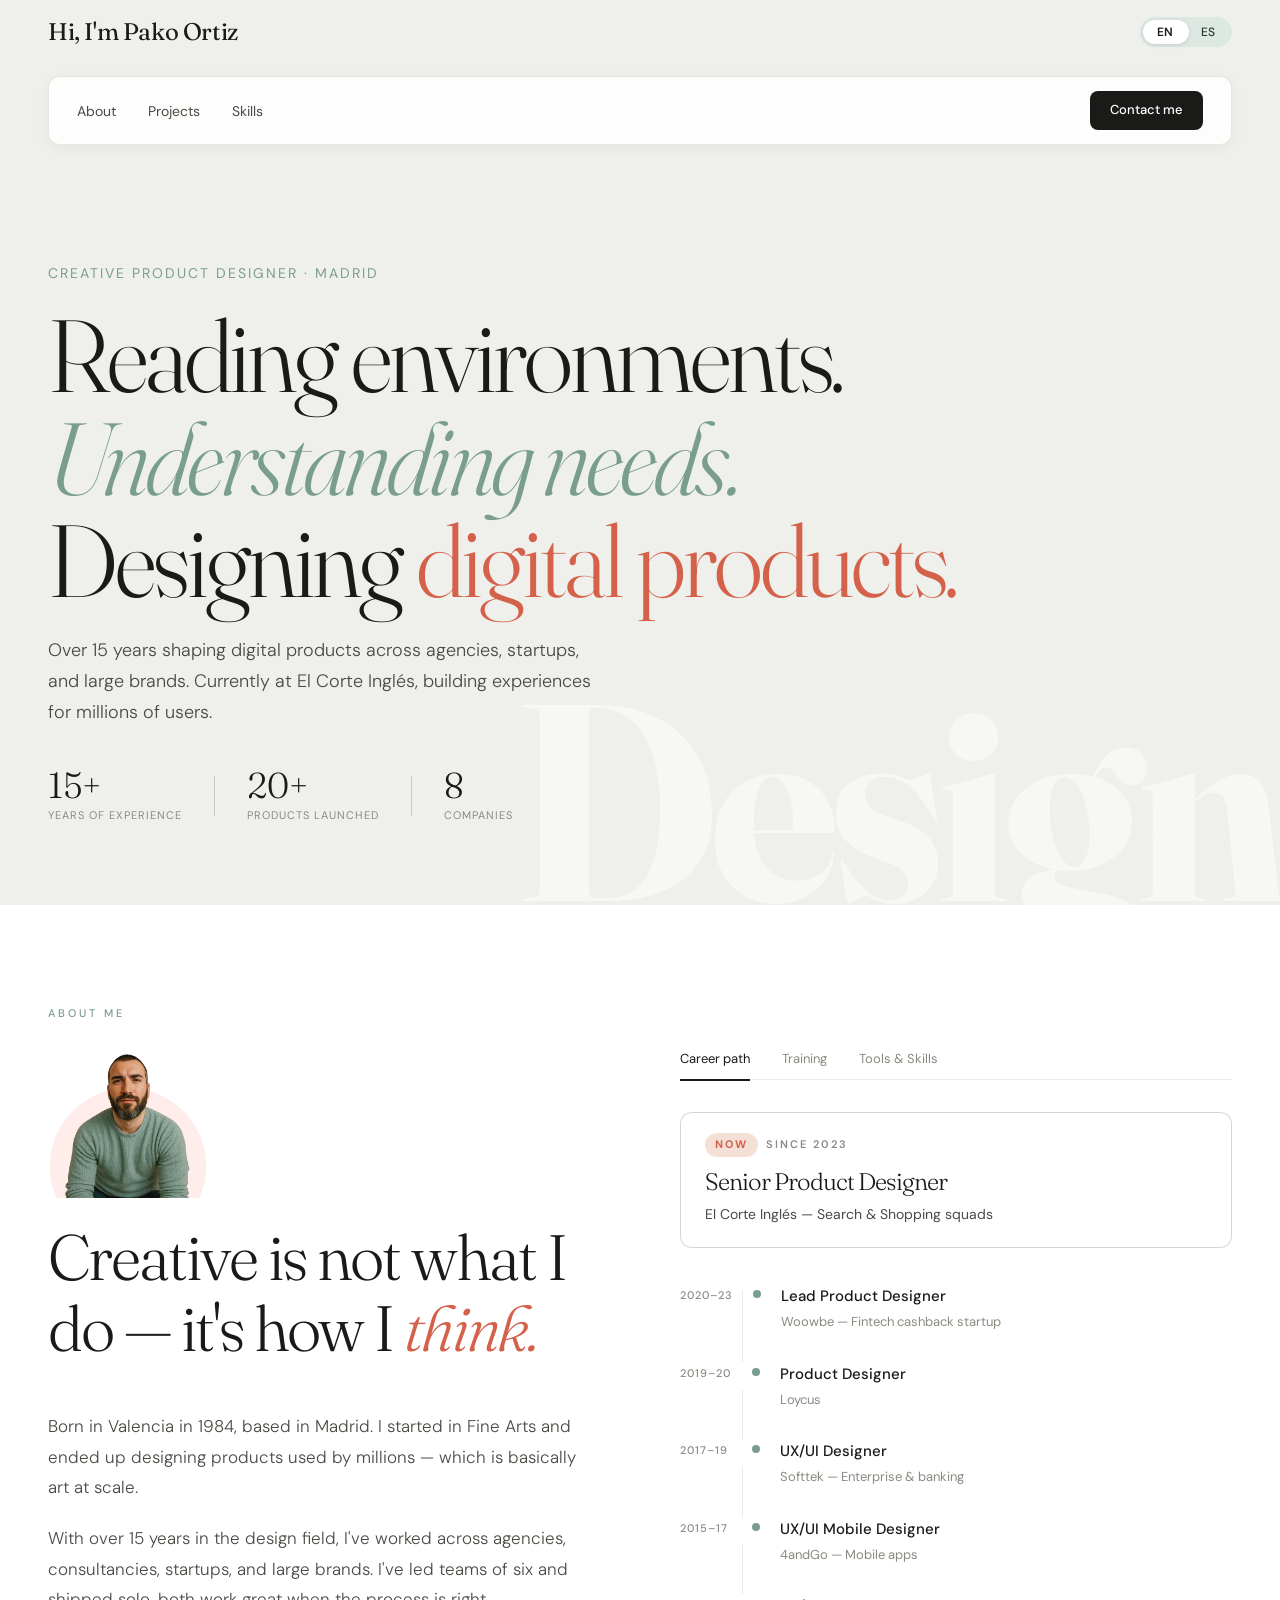
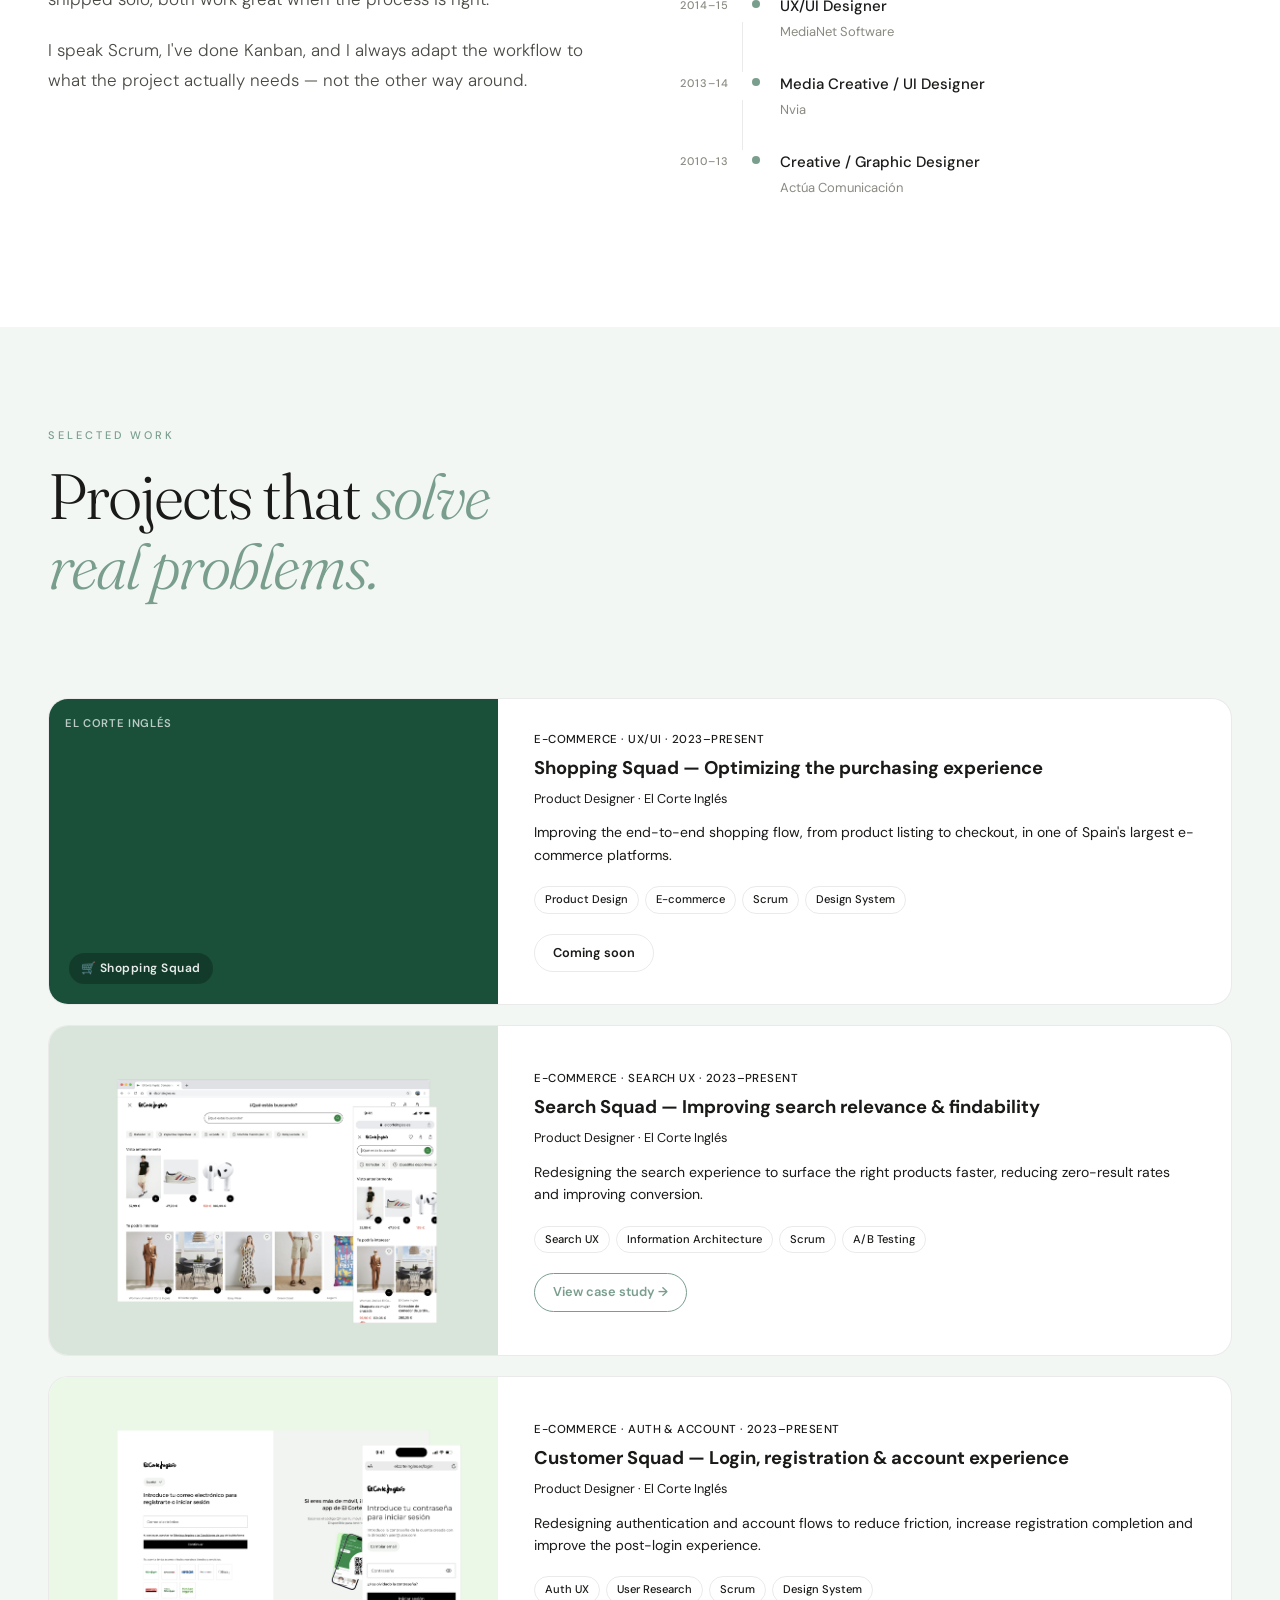
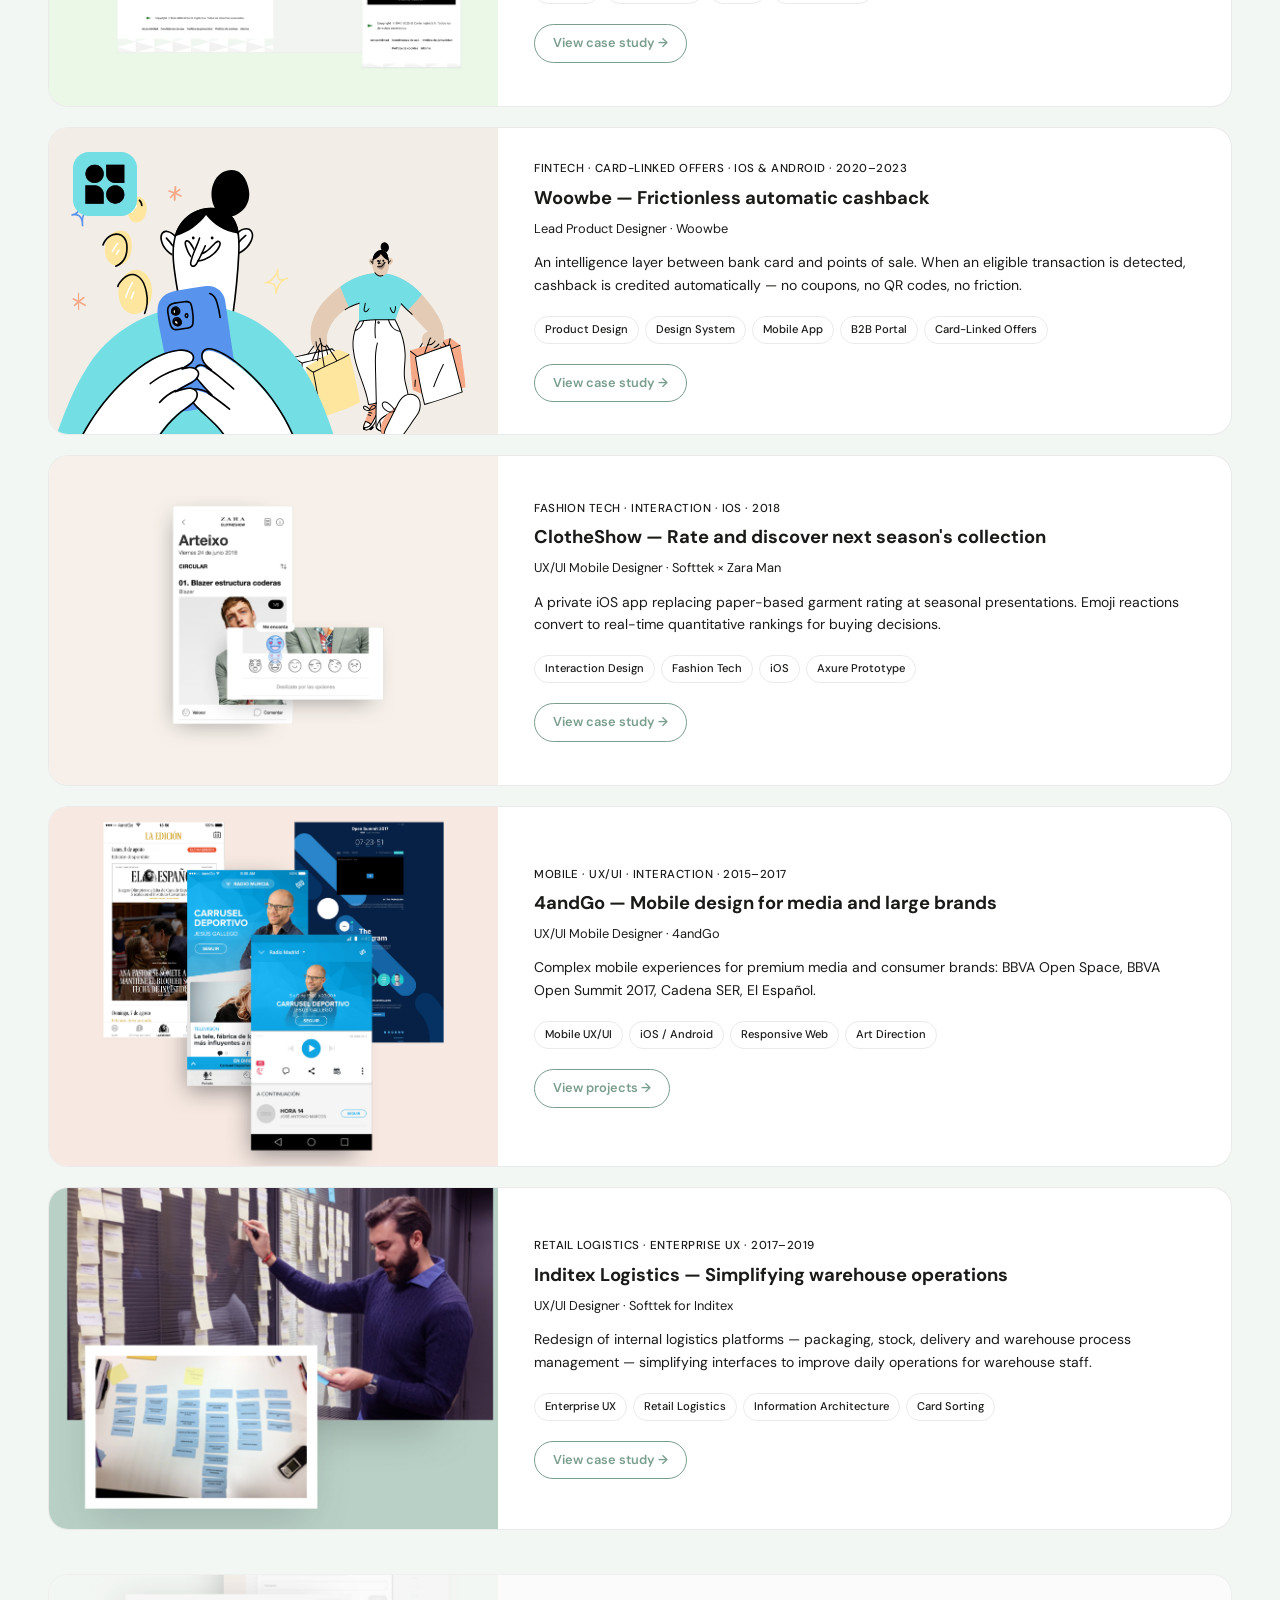
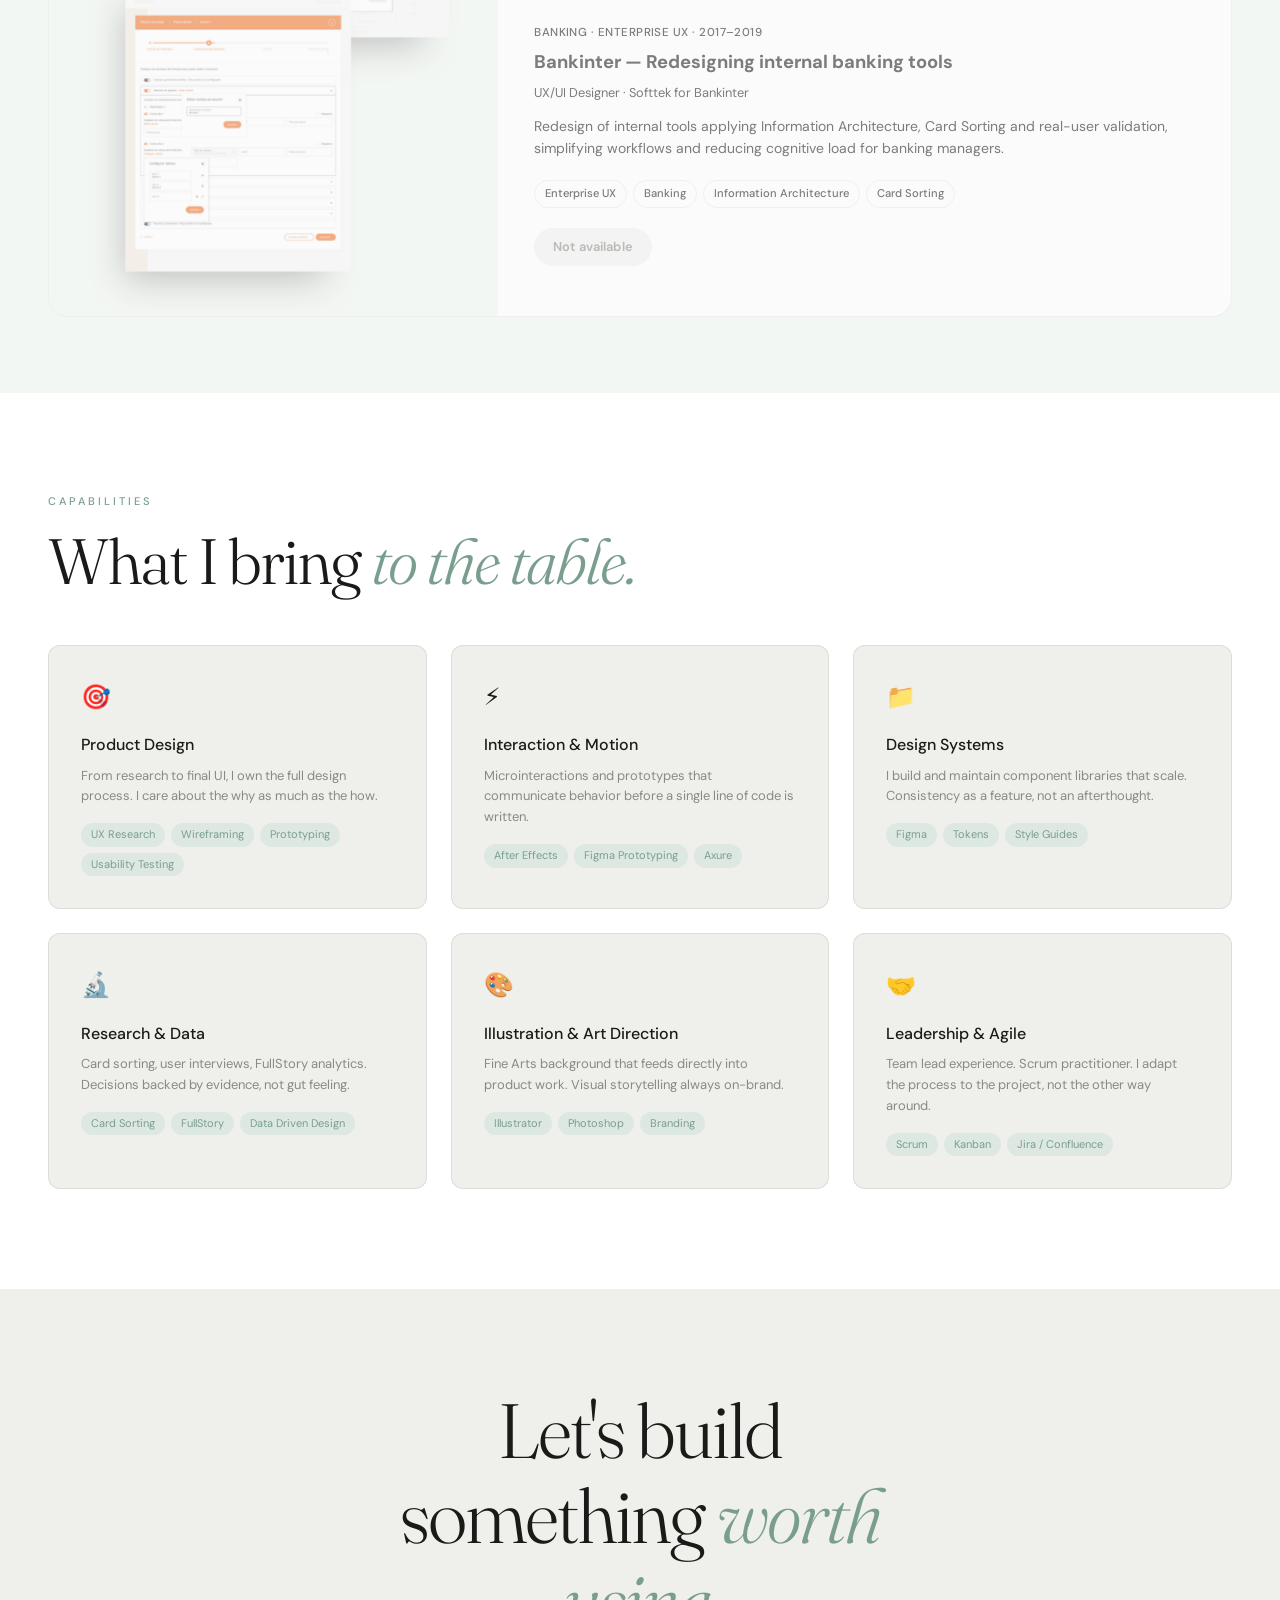
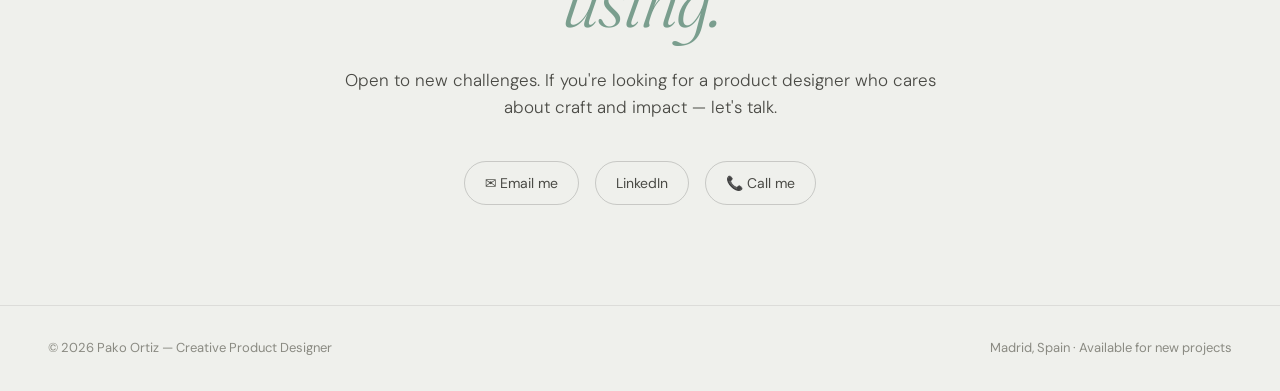
<file: index.html>
<!DOCTYPE html>
<html lang="en">
<head>
<meta charset="UTF-8">
<meta name="viewport" content="width=device-width, initial-scale=1.0">
<meta name="description" content="Pako Ortiz — Senior Product Designer with 15+ years shaping digital products across agencies, startups and large brands. Currently at El Corte Inglés.">
<meta name="author" content="Pako Ortiz">
<meta property="og:title" content="Pako Ortiz — Creative Product Designer">
<meta property="og:description" content="Senior Product Designer based in Madrid. 15+ years of experience in UX/UI, interaction design and design systems.">
<meta property="og:type" content="website">
<meta name="twitter:card" content="summary_large_image">
<title>Pako Ortiz — Creative Product Designer</title>
<link rel="preconnect" href="https://fonts.googleapis.com">
<link rel="preconnect" href="https://fonts.gstatic.com" crossorigin>
<link href="https://fonts.googleapis.com/css2?family=Fraunces:ital,opsz,wght@0,9..144,300;0,9..144,400;0,9..144,700;1,9..144,300&family=DM+Sans:ital,opsz,wght@0,9..40,300;0,9..40,400;0,9..40,500;1,9..40,300&display=swap" rel="stylesheet">
<link rel="stylesheet" href="assets/style.css">
<link rel="icon" type="image/x-icon" href="favicon.ico">
<link rel="icon" type="image/png" sizes="32x32" href="favicon-32x32.png">
<link rel="icon" type="image/png" sizes="16x16" href="favicon-16x16.png">
<link rel="apple-touch-icon" sizes="180x180" href="apple-touch-icon.png">
</head>
<body>

<!-- NAV IDENTITY: logo + lang — flows with scroll -->
<header class="nav-identity" id="navIdentity">
  <a href="#" class="nav-logo" data-i18n data-en="Hi, I'm Pako Ortiz" data-es="Hola, soy Pako Ortiz">Hi, I'm Pako Ortiz</a>
  <div class="nav-lang-desktop">
    <span class="lang-slider" id="langSlider"></span>
    <button id="desktop-btn-en" onclick="toggleLang('en')">EN</button>
    <button id="desktop-btn-es" onclick="toggleLang('es')">ES</button>
  </div>
</header>

<div class="mobile-cta-sticky" id="mobileCta">
  <a href="#contact" class="nav-cta" style="border-radius:8px;box-shadow:0 4px 20px rgba(0,0,0,.15);min-height:48px;font-size:15px;padding:14px 36px" data-i18n data-en="Contact me" data-es="Contacto">Contact me</a>
</div>

<!-- NAV PRIMARY: flows with content, sticks at top once nav-identity scrolls out -->
<nav class="nav-primary" id="nav">
  <ul class="nav-links">
    <li><a href="#about" data-i18n data-en="About" data-es="Sobre mí">About</a></li>
    <li><a href="#projects" data-i18n data-en="Projects" data-es="Proyectos">Projects</a></li>
    <li><a href="#skills" data-i18n data-en="Skills" data-es="Habilidades">Skills</a></li>
  </ul>
  <div style="flex:1"></div>
  <div class="nav-right">
    <a href="#contact" class="nav-cta" data-i18n data-en="Contact me" data-es="Contacto">Contact me</a>
  </div>
  <ul class="nav-mobile-links">
    <li><a href="#about" data-i18n data-en="About" data-es="Sobre mí">About</a></li>
    <li><a href="#projects" data-i18n data-en="Projects" data-es="Proyectos">Projects</a></li>
    <li><a href="#skills" data-i18n data-en="Skills" data-es="Habilidades">Skills</a></li>
  </ul>
</nav>

<section class="hero" id="home">
  <div class="hero-bg-text" aria-hidden="true">Design</div>
  <span class="hero-intro" data-i18n data-en="Creative Product Designer · Madrid" data-es="Diseñador de Producto Creativo · Madrid">Creative Product Designer · Madrid</span>
  <h1 class="hero-headline">
    <span data-i18n-html data-en="Reading environments.<br><em>Understanding needs.</em><br>Designing <span class='accent'>digital products.</span>" data-es="Leyendo contextos.<br><em>Entendiendo necesidades.</em><br>Diseñando <span class='accent'>productos digitales.</span>">Reading environments.<br><em>Understanding needs.</em><br>Designing <span class="accent">digital products.</span></span>
  </h1>
  <p class="hero-sub" data-i18n data-en="Over 15 years shaping digital products across agencies, startups, and large brands. Currently at El Corte Inglés, building experiences for millions of users." data-es="Más de 15 años diseñando productos digitales en agencias, startups y grandes marcas. Actualmente en El Corte Inglés, creando experiencias para millones de usuarios.">Over 15 years shaping digital products across agencies, startups, and large brands. Currently at El Corte Inglés, building experiences for millions of users.</p>
  <div class="hero-stats">
    <div class="hero-stat"><span class="hero-stat-num">15+</span><span class="hero-stat-label" data-i18n data-en="Years of experience" data-es="Años de experiencia">Years of experience</span></div>
    <div class="hero-stat-divider"></div>
    <div class="hero-stat"><span class="hero-stat-num">20+</span><span class="hero-stat-label" data-i18n data-en="Products launched" data-es="Productos lanzados">Products launched</span></div>
    <div class="hero-stat-divider"></div>
    <div class="hero-stat"><span class="hero-stat-num">8</span><span class="hero-stat-label" data-i18n data-en="Companies" data-es="Empresas">Companies</span></div>
  </div>
</section>

<section class="about" id="about">
  <span class="section-label" data-i18n data-en="About me" data-es="Sobre mí">About me</span>
  <div class="about-grid">
    <div class="about-text">
      <img src="assets/img_01.jpg" alt="Pako Ortiz" style="width:160px;height:160px;border-radius:0;object-fit:cover;object-position:center top;margin-bottom:24px;display:block">
      <h2 class="section-title" data-i18n-html data-en="Creative is not what I do — it's how I <em>think.</em>" data-es="Creatividad no es lo que hago — es cómo <em>pienso.</em>">Creative is not what I do — it's how I <em>think.</em></h2>
      <p data-i18n data-en="Born in Valencia in 1984, based in Madrid. I started in Fine Arts and ended up designing products used by millions — which is basically art at scale." data-es="Nacido en Valencia en 1984, afincado en Madrid. Empecé en Bellas Artes y acabé diseñando productos usados por millones de personas — que es básicamente arte a escala.">Born in Valencia in 1984, based in Madrid. I started in Fine Arts and ended up designing products used by millions — which is basically art at scale.</p>
      <p data-i18n data-en="With over 15 years in the design field, I've worked across agencies, consultancies, startups, and large brands. I've led teams of six and shipped solo, both work great when the process is right." data-es="Con más de 15 años en diseño, he trabajado en agencias, consultoras, startups y grandes marcas. He liderado equipos de seis personas y trabajado en solitario — ambos funcionan cuando el proceso es el correcto.">With <strong>over 15 years in the design field</strong>, I've worked across agencies, consultancies, startups, and large brands. I've led teams of six and shipped solo, both work great when the process is right.</p>
      <p data-i18n data-en="I speak Scrum, I've done Kanban, and I always adapt the workflow to what the project actually needs — not the other way around." data-es="Hablo Scrum, he trabajado con Kanban, y siempre adapto el flujo de trabajo a lo que el proyecto necesita, nunca al revés.">I speak Scrum, I've done Kanban, and I always adapt the workflow to what the project actually needs — not the other way around.</p>
    </div>
    <div class="tabs-wrapper">
      <div class="tab-nav">
        <button class="tab-btn active" onclick="switchTab(this,'career')" data-i18n data-en="Career path" data-es="Trayectoria">Career path</button>
        <button class="tab-btn" onclick="switchTab(this,'training')" data-i18n data-en="Training" data-es="Formación">Training</button>
        <button class="tab-btn" onclick="switchTab(this,'tools')" data-i18n data-en="Tools &amp; Skills" data-es="Herramientas">Tools & Skills</button>
      </div>
      <div class="tab-content active" id="tab-career">
        <div class="current-item">
          <div class="current-date-range">
            <span class="current-now" data-i18n data-en="Now" data-es="Hoy">Now</span>
            <span class="current-since" data-i18n data-en="Since 2023" data-es="Desde 2023">Since 2023</span>
          </div>
          <div class="timeline-content">
            <span class="role">Senior Product Designer</span>
            <span class="company" data-i18n data-en="El Corte Inglés — Search & Shopping squads" data-es="El Corte Inglés — Squads de Búsqueda y Compra">El Corte Inglés — Search & Shopping squads</span>
          </div>
        </div>
        <div class="timeline-item timeline-item--gap">
          <span class="timeline-year">2020–23</span>
          <div class="timeline-dot"></div>
          <div class="timeline-content"><span class="role">Lead Product Designer</span><span class="company" data-i18n data-en="Woowbe — Fintech cashback startup" data-es="Woowbe — Startup fintech de cashback">Woowbe — Fintech cashback startup</span></div>
        </div>
        <div class="timeline-item">
          <span class="timeline-year">2019–20</span>
          <div class="timeline-dot"></div>
          <div class="timeline-content"><span class="role">Product Designer</span><span class="company">Loycus</span></div>
        </div>
        <div class="timeline-item">
          <span class="timeline-year">2017–19</span>
          <div class="timeline-dot"></div>
          <div class="timeline-content"><span class="role">UX/UI Designer</span><span class="company" data-i18n data-en="Softtek — Enterprise & banking" data-es="Softtek — Banca y grandes marcas">Softtek — Enterprise & banking</span></div>
        </div>
        <div class="timeline-item">
          <span class="timeline-year">2015–17</span>
          <div class="timeline-dot"></div>
          <div class="timeline-content"><span class="role">UX/UI Mobile Designer</span><span class="company" data-i18n data-en="4andGo — Mobile apps" data-es="4andGo — Apps móviles">4andGo — Mobile apps</span></div>
        </div>
        <div class="timeline-item">
          <span class="timeline-year">2014–15</span>
          <div class="timeline-dot"></div>
          <div class="timeline-content"><span class="role">UX/UI Designer</span><span class="company">MediaNet Software</span></div>
        </div>
        <div class="timeline-item">
          <span class="timeline-year">2013–14</span>
          <div class="timeline-dot"></div>
          <div class="timeline-content"><span class="role">Media Creative / UI Designer</span><span class="company">Nvia</span></div>
        </div>
        <div class="timeline-item">
          <span class="timeline-year">2010–13</span>
          <div class="timeline-dot"></div>
          <div class="timeline-content"><span class="role">Creative / Graphic Designer</span><span class="company">Actúa Comunicación</span></div>
        </div>
      </div>
      <div class="tab-content" id="tab-training">
        <div class="timeline-item">
          <span class="timeline-year">2020</span>
          <div class="timeline-dot"></div>
          <div class="timeline-content"><span class="role">Data Driven Design</span><span class="company">KSchool, Madrid</span></div>
        </div>
        <div class="timeline-item">
          <span class="timeline-year">2016</span>
          <div class="timeline-dot"></div>
          <div class="timeline-content"><span class="role">Interactive Prototype in Axure</span><span class="company">Credly by Pearson</span></div>
        </div>
        <div class="timeline-item">
          <span class="timeline-year">2007–09</span>
          <div class="timeline-dot"></div>
          <div class="timeline-content"><span class="role">Master in Artistic Production (Art & Technology)</span><span class="company">Universitat Politècnica de València</span></div>
        </div>
        <div class="timeline-item">
          <span class="timeline-year">2002–07</span>
          <div class="timeline-dot"></div>
          <div class="timeline-content"><span class="role">Degree in Fine Arts</span><span class="company">Universitat Politècnica de València</span></div>
        </div>
      </div>
      <div class="tab-content" id="tab-tools">
        <p style="font-size:14px;color:var(--ink-light);margin-bottom:16px;" data-i18n data-en="Design" data-es="Diseño">Design</p>
        <div class="skills-cloud" style="margin-bottom:20px;"><span class="skill-tag">UX/UI Design</span><span class="skill-tag">Interaction Design</span><span class="skill-tag" data-i18n data-en="Design Systems" data-es="Sistemas de Diseño">Design Systems</span><span class="skill-tag">Prototyping</span><span class="skill-tag">Wireframing</span><span class="skill-tag">Usability Research</span><span class="skill-tag">Card Sorting</span><span class="skill-tag">Design Thinking</span><span class="skill-tag">Information Architecture</span><span class="skill-tag">Branding</span></div>
        <p style="font-size:14px;color:var(--ink-light);margin-bottom:16px;" data-i18n data-en="Tools" data-es="Herramientas">Tools</p>
        <div class="skills-cloud" style="margin-bottom:20px;"><span class="skill-tag">Figma</span><span class="skill-tag">Jira</span><span class="skill-tag">Confluence</span><span class="skill-tag">Photoshop</span><span class="skill-tag">Illustrator</span><span class="skill-tag">After Effects</span><span class="skill-tag">Axure</span><span class="skill-tag">Sketch</span><span class="skill-tag">Zeplin</span><span class="skill-tag">FullStory</span></div>
        <p style="font-size:14px;color:var(--ink-light);margin-bottom:16px;" data-i18n data-en="Methodology" data-es="Metodología">Methodology</p>
        <div class="skills-cloud"><span class="skill-tag">Scrum</span><span class="skill-tag">Kanban</span><span class="skill-tag">Agile</span><span class="skill-tag">Data Driven Design</span><span class="skill-tag">HTML / CSS</span></div>
      </div>
    </div>
  </div>
</section>

<section class="projects" id="projects">
  <div class="projects-header">
    <div>
      <span class="section-label" data-i18n data-en="Selected work" data-es="Proyectos seleccionados">Selected work</span>
      <h2 class="section-title" data-i18n-html data-en="Projects that <em>solve<br>real problems.</em>" data-es="Proyectos que <em>resuelven<br>problemas reales.</em>">Projects that <em>solve<br>real problems.</em></h2>
    </div>
  </div>

  <div class="projects-list">
  <!-- SHOPPING SQUAD — coming soon -->
  <div class="ph-card reveal ph-card--disabled">
    <div class="ph-visual" style="background:#1A4F3A;">
      <span class="ph-squad-label">🛒 Shopping Squad</span>
      <span class="ph-client-badge">El Corte Inglés</span>
    </div>
    <div class="ph-info">
      <span class="ph-meta" data-i18n data-en="E-commerce · UX/UI · 2023–present" data-es="E-commerce · UX/UI · 2023–presente">E-commerce · UX/UI · 2023–present</span>
      <h3 class="ph-title" data-i18n data-en="Shopping Squad — Optimizing the purchasing experience" data-es="Shopping Squad — Optimizando la experiencia de compra">Shopping Squad — Optimizing the purchasing experience</h3>
      <p class="ph-company" data-i18n data-en="Product Designer · El Corte Inglés" data-es="Product Designer · El Corte Inglés">Product Designer · El Corte Inglés</p>
      <p class="ph-desc" data-i18n data-en="Improving the end-to-end shopping flow, from product listing to checkout, in one of Spain's largest e-commerce platforms." data-es="Mejorando el flujo de compra de extremo a extremo, desde el listado de producto hasta el checkout, en una de las mayores plataformas de e-commerce de España.">Improving the end-to-end shopping flow, from product listing to checkout, in one of Spain's largest e-commerce platforms.</p>
      <div class="ph-tags-row"><span class="ph-tag-chip">Product Design</span><span class="ph-tag-chip">E-commerce</span><span class="ph-tag-chip">Scrum</span><span class="ph-tag-chip">Design System</span></div>
      <span class="ph-coming-soon-btn" data-i18n data-en="Coming soon" data-es="Próximamente">Coming soon</span>
    </div>
  </div>
  <!-- SEARCH SQUAD -->
  <div class="ph-card reveal ph-card--linked" onclick="openCaseStudy('eci-buscador.html')" style="cursor:pointer">
    <div class="ph-visual" style="background:#0D3D5C;overflow:hidden;padding:0;">
      <img src="assets/img_09.jpg" alt="Search Squad — El Corte Inglés" style="width:100%;height:100%;object-fit:cover;display:block;">
    </div>
    <div class="ph-info">
      <span class="ph-meta" data-i18n data-en="E-commerce · Search UX · 2023–present" data-es="E-commerce · Search UX · 2023–presente">E-commerce · Search UX · 2023–present</span>
      <h3 class="ph-title" data-i18n data-en="Search Squad — Improving search relevance & findability" data-es="Search Squad — Mejorando la relevancia de búsqueda y localización">Search Squad — Improving search relevance & findability</h3>
      <p class="ph-company" data-i18n data-en="Product Designer · El Corte Inglés" data-es="Product Designer · El Corte Inglés">Product Designer · El Corte Inglés</p>
      <p class="ph-desc" data-i18n data-en="Redesigning the search experience to surface the right products faster, reducing zero-result rates and improving conversion." data-es="Rediseñando la experiencia de búsqueda para mostrar los productos correctos más rápido, reduciendo las tasas de cero resultados y mejorando la conversión.">Redesigning the search experience to surface the right products faster, reducing zero-result rates and improving conversion.</p>
      <div class="ph-tags-row"><span class="ph-tag-chip">Search UX</span><span class="ph-tag-chip">Information Architecture</span><span class="ph-tag-chip">Scrum</span><span class="ph-tag-chip">A/B Testing</span></div>
      <a class="ph-cs-btn" onclick="event.stopPropagation(); openCaseStudy('eci-buscador.html'); return false;" href="#" data-i18n data-en="View case study →" data-es="Ver case study →">Ver case study →</a>
    </div>
  </div>
  <!-- CUSTOMER SQUAD -->
  <div class="ph-card reveal ph-card--linked" onclick="openCaseStudy('eci-login.html')" style="cursor:pointer">
    <div class="ph-visual" style="background:#3D1A5C;overflow:hidden;padding:0;">
      <img src="assets/img_08.jpg" alt="Customer Squad — El Corte Inglés" style="width:100%;height:100%;object-fit:cover;display:block;">
    </div>
    <div class="ph-info">
      <span class="ph-meta" data-i18n data-en="E-commerce · Auth & Account · 2023–present" data-es="E-commerce · Auth & Cuenta · 2023–presente">E-commerce · Auth & Account · 2023–present</span>
      <h3 class="ph-title" data-i18n data-en="Customer Squad — Login, registration & account experience" data-es="Customer Squad — Login, registro y experiencia de cuenta">Customer Squad — Login, registration & account experience</h3>
      <p class="ph-company" data-i18n data-en="Product Designer · El Corte Inglés" data-es="Product Designer · El Corte Inglés">Product Designer · El Corte Inglés</p>
      <p class="ph-desc" data-i18n data-en="Redesigning authentication and account flows to reduce friction, increase registration completion and improve the post-login experience." data-es="Rediseñando los flujos de autenticación y cuenta para reducir la fricción, aumentar la tasa de registro y mejorar la experiencia post-login.">Redesigning authentication and account flows to reduce friction, increase registration completion and improve the post-login experience.</p>
      <div class="ph-tags-row"><span class="ph-tag-chip">Auth UX</span><span class="ph-tag-chip">User Research</span><span class="ph-tag-chip">Scrum</span><span class="ph-tag-chip">Design System</span></div>
      <a class="ph-cs-btn" onclick="event.stopPropagation(); openCaseStudy('eci-login.html'); return false;" href="#" data-i18n data-en="View case study →" data-es="Ver case study →">Ver case study →</a>
    </div>
  </div>
  <!-- WOOWBE -->
  <div class="ph-card reveal ph-card--linked" onclick="openCaseStudy('woowbe.html')" style="cursor:pointer">
    <div class="ph-visual" style="background:#F2EDE6;position:relative;overflow:hidden;">
      <img src="assets/img_02.webp" alt="Woowbe" style="position:absolute;top:24px;left:24px;width:64px;height:64px;border-radius:16px;z-index:2;">
      <img src="assets/img_03.svg" alt="" style="position:absolute;right:0;bottom:0;height:100%;width:auto;object-fit:contain;object-position:right bottom;">
    </div>
    <div class="ph-info">
      <span class="ph-meta" data-i18n data-en="Fintech · Card-Linked Offers · iOS & Android · 2020–2023" data-es="Fintech · Card-Linked Offers · iOS & Android · 2020–2023">Fintech · Card-Linked Offers · iOS & Android · 2020–2023</span>
      <h3 class="ph-title" data-i18n data-en="Woowbe — Frictionless automatic cashback" data-es="Woowbe — Cashback automático sin fricción">Woowbe — Cashback automático sin fricción</h3>
      <p class="ph-company" data-i18n data-en="Lead Product Designer · Woowbe" data-es="Lead Product Designer · Woowbe">Lead Product Designer · Woowbe</p>
      <p class="ph-desc" data-i18n data-en="An intelligence layer between bank card and points of sale. When an eligible transaction is detected, cashback is credited automatically — no coupons, no QR codes, no friction." data-es="Una capa de inteligencia entre la tarjeta bancaria y los puntos de venta. Cuando se detecta una transacción elegible, el cashback se abona automáticamente — sin cupones, sin QRs, sin fricción.">An intelligence layer between bank card and points of sale. When an eligible transaction is detected, cashback is credited automatically — no coupons, no QR codes, no friction.</p>
      <div class="ph-tags-row"><span class="ph-tag-chip">Product Design</span><span class="ph-tag-chip">Design System</span><span class="ph-tag-chip">Mobile App</span><span class="ph-tag-chip">B2B Portal</span><span class="ph-tag-chip">Card-Linked Offers</span></div>
      <a class="ph-cs-btn" onclick="event.stopPropagation(); openCaseStudy('woowbe.html'); return false;" href="#" data-i18n data-en="View case study →" data-es="Ver case study →">Ver case study →</a>
    </div>
  </div>
  <!-- CLOTHESHOW -->
  <div class="ph-card reveal ph-card--linked" onclick="openCaseStudy('clotheshow.html')" style="cursor:pointer">
    <div class="ph-visual" style="background:#F7F0E8;overflow:hidden;padding:0;">
      <img src="assets/img_05.jpg" alt="ClotheShow app" style="width:100%;height:100%;object-fit:cover;display:block;">
    </div>
    <div class="ph-info">
      <span class="ph-meta" data-i18n data-en="Fashion Tech · Interaction · iOS · 2018" data-es="Fashion Tech · Interacción · iOS · 2018">Fashion Tech · Interaction · iOS · 2018</span>
      <h3 class="ph-title" data-i18n data-en="ClotheShow — Rate and discover next season's collection" data-es="ClotheShow — Descubre y valora las prendas de la próxima colección">ClotheShow — Rate and discover next season's collection</h3>
      <p class="ph-company" data-i18n data-en="UX/UI Mobile Designer · Softtek × Zara Man" data-es="UX/UI Mobile Designer · Softtek × Zara Man">UX/UI Mobile Designer · Softtek × Zara Man</p>
      <p class="ph-desc" data-i18n data-en="A private iOS app replacing paper-based garment rating at seasonal presentations. Emoji reactions convert to real-time quantitative rankings for buying decisions." data-es="Una app iOS privada que sustituye la valoración de prendas en papel en las presentaciones de temporada. Las reacciones emoji se convierten en rankings cuantitativos en tiempo real para las decisiones de compra.">A private iOS app replacing paper-based garment rating at seasonal presentations. Emoji reactions convert to real-time quantitative rankings for buying decisions.</p>
      <div class="ph-tags-row"><span class="ph-tag-chip">Interaction Design</span><span class="ph-tag-chip">Fashion Tech</span><span class="ph-tag-chip">iOS</span><span class="ph-tag-chip">Axure Prototype</span></div>
      <a class="ph-cs-btn" onclick="event.stopPropagation(); openCaseStudy('clotheshow.html'); return false;" href="#" data-i18n data-en="View case study →" data-es="Ver case study →">Ver case study →</a>
    </div>
  </div>
  <!-- 4ANDGO -->
  <div class="ph-card reveal ph-card--linked" onclick="openCaseStudy('4andgo.html')" style="cursor:pointer">
    <div class="ph-visual" style="background:#F2E8E4;overflow:hidden;padding:0;">
      <img src="assets/img_04.jpg" alt="4andGo projects" style="width:100%;height:100%;object-fit:cover;display:block;">
    </div>
    <div class="ph-info">
      <span class="ph-meta" data-i18n data-en="Mobile · UX/UI · Interaction · 2015–2017" data-es="Mobile · UX/UI · Interacción · 2015–2017">Mobile · UX/UI · Interaction · 2015–2017</span>
      <h3 class="ph-title" data-i18n data-en="4andGo — Mobile design for media and large brands" data-es="4andGo — Diseño mobile para medios y grandes marcas">4andGo — Mobile design for media and large brands</h3>
      <p class="ph-company" data-i18n data-en="UX/UI Mobile Designer · 4andGo" data-es="UX/UI Mobile Designer · 4andGo">UX/UI Mobile Designer · 4andGo</p>
      <p class="ph-desc" data-i18n data-en="Complex mobile experiences for premium media and consumer brands: BBVA Open Space, BBVA Open Summit 2017, Cadena SER, El Español." data-es="Experiencias mobile complejas para grandes marcas de medios y consumo: BBVA Open Space, BBVA Open Summit 2017, Cadena SER, El Español.">Complex mobile experiences for premium media and consumer brands: BBVA Open Space, BBVA Open Summit 2017, Cadena SER, El Español.</p>
      <div class="ph-tags-row"><span class="ph-tag-chip">Mobile UX/UI</span><span class="ph-tag-chip">iOS / Android</span><span class="ph-tag-chip">Responsive Web</span><span class="ph-tag-chip">Art Direction</span></div>
      <a class="ph-cs-btn" onclick="event.stopPropagation(); openCaseStudy('4andgo.html'); return false;" href="#" data-i18n data-en="View projects →" data-es="Ver proyectos →">Ver proyectos →</a>
    </div>
  </div>
  <!-- INDITEX LOGISTICS -->
  <div class="ph-card reveal ph-card--linked" onclick="openCaseStudy('Inditex-Logistics.html')" style="cursor:pointer">
    <div class="ph-visual" style="background:#8FBFB0;overflow:hidden;padding:0;">
      <img src="assets/img_06.jpg" alt="Inditex Logistics" style="width:100%;height:100%;object-fit:cover;display:block;">
    </div>
    <div class="ph-info">
      <span class="ph-meta" data-i18n data-en="Retail Logistics · Enterprise UX · 2017–2019" data-es="Logística en Retail · Enterprise UX · 2017–2019">Retail Logistics · Enterprise UX · 2017–2019</span>
      <h3 class="ph-title" data-i18n data-en="Inditex Logistics — Simplifying warehouse operations" data-es="Inditex Logistics — Simplificando las operaciones de almacén">Inditex Logistics — Simplifying warehouse operations</h3>
      <p class="ph-company" data-i18n data-en="UX/UI Designer · Softtek for Inditex" data-es="UX/UI Designer · Softtek para Inditex">UX/UI Designer · Softtek para Inditex</p>
      <p class="ph-desc" data-i18n data-en="Redesign of internal logistics platforms — packaging, stock, delivery and warehouse process management — simplifying interfaces to improve daily operations for warehouse staff." data-es="Rediseño de plataformas internas de logística — empaquetado, stock, repartos y gestión de procesos de almacén — simplificando interfaces para mejorar las operaciones diarias del personal.">Redesign of internal logistics platforms — packaging, stock, delivery and warehouse process management — simplifying interfaces to improve daily operations for warehouse staff.</p>
      <div class="ph-tags-row"><span class="ph-tag-chip">Enterprise UX</span><span class="ph-tag-chip">Retail Logistics</span><span class="ph-tag-chip">Information Architecture</span><span class="ph-tag-chip">Card Sorting</span></div>
      <a class="ph-cs-btn" onclick="event.stopPropagation(); openCaseStudy('Inditex-Logistics.html'); return false;" href="#" data-i18n data-en="View case study →" data-es="Ver case study →">Ver case study →</a>
    </div>
  </div>
  <!-- BANKINTER -->
  <div class="ph-card reveal ph-card--disabled">
    <div class="ph-visual" style="background:#ECEEF0;overflow:hidden;padding:0;">
      <img src="assets/img_07.jpg" alt="Bankinter Internal Tool" style="width:100%;height:100%;object-fit:cover;display:block;">
    </div>
    <div class="ph-info">
      <span class="ph-meta" data-i18n data-en="Banking · Enterprise UX · 2017–2019" data-es="Banca · Enterprise UX · 2017–2019">Banking · Enterprise UX · 2017–2019</span>
      <h3 class="ph-title" data-i18n data-en="Bankinter — Redesigning internal banking tools" data-es="Bankinter — Rediseño de herramientas internas bancarias">Bankinter — Redesigning internal banking tools</h3>
      <p class="ph-company" data-i18n data-en="UX/UI Designer · Softtek for Bankinter" data-es="UX/UI Designer · Softtek para Bankinter">UX/UI Designer · Softtek para Bankinter</p>
      <p class="ph-desc" data-i18n data-en="Redesign of internal tools applying Information Architecture, Card Sorting and real-user validation, simplifying workflows and reducing cognitive load for banking managers." data-es="Rediseño de herramientas internas aplicando Arquitectura de Información, Card Sorting y validación con usuarios reales, simplificando flujos y reduciendo la carga cognitiva para los gestores bancarios.">Redesign of internal tools applying Information Architecture, Card Sorting and real-user validation, simplifying workflows and reducing cognitive load for banking managers.</p>
      <div class="ph-tags-row"><span class="ph-tag-chip">Enterprise UX</span><span class="ph-tag-chip">Banking</span><span class="ph-tag-chip">Information Architecture</span><span class="ph-tag-chip">Card Sorting</span></div>
      <span class="ph-not-available-btn" data-i18n data-en="Not available" data-es="No disponible">Not available</span>
    </div>
  </div>


  </div><!-- /projects-list -->

</section>

<section class="skills-section" id="skills">
  <span class="section-label" data-i18n data-en="Capabilities" data-es="Capacidades">Capabilities</span>
  <h2 class="section-title" data-i18n-html data-en="What I bring <em>to the table.</em>" data-es="Lo que aporto <em>al equipo.</em>">What I bring <em>to the table.</em></h2>
  <div class="skills-grid">
    <div class="skill-card reveal"><span class="skill-card-icon">🎯</span><h3 class="skill-card-title">Product Design</h3><p class="skill-card-desc" data-i18n data-en="From research to final UI, I own the full design process. I care about the why as much as the how." data-es="De la investigación a la UI final, soy dueño del proceso completo. Me importa tanto el porqué como el cómo.">From research to final UI, I own the full design process. I care about the why as much as the how.</p><div class="tools-row"><span class="tool-tag">UX Research</span><span class="tool-tag">Wireframing</span><span class="tool-tag">Prototyping</span><span class="tool-tag">Usability Testing</span></div></div>
    <div class="skill-card reveal" style="transition-delay:.1s"><span class="skill-card-icon">⚡</span><h3 class="skill-card-title">Interaction & Motion</h3><p class="skill-card-desc" data-i18n data-en="Microinteractions and prototypes that communicate behavior before a single line of code is written." data-es="Microinteracciones y prototipos que comunican comportamiento antes de escribir una línea de código.">Microinteractions and prototypes that communicate behavior before a single line of code is written.</p><div class="tools-row"><span class="tool-tag">After Effects</span><span class="tool-tag">Figma Prototyping</span><span class="tool-tag">Axure</span></div></div>
    <div class="skill-card reveal" style="transition-delay:.2s"><span class="skill-card-icon">📁</span><h3 class="skill-card-title">Design Systems</h3><p class="skill-card-desc" data-i18n data-en="I build and maintain component libraries that scale. Consistency as a feature, not an afterthought." data-es="Construyo y mantengo librerías de componentes que escalan. La consistencia como feature, no como añadido.">I build and maintain component libraries that scale. Consistency as a feature, not an afterthought.</p><div class="tools-row"><span class="tool-tag">Figma</span><span class="tool-tag">Tokens</span><span class="tool-tag">Style Guides</span></div></div>
    <div class="skill-card reveal"><span class="skill-card-icon">🔬</span><h3 class="skill-card-title">Research & Data</h3><p class="skill-card-desc" data-i18n data-en="Card sorting, user interviews, FullStory analytics. Decisions backed by evidence, not gut feeling." data-es="Card sorting, entrevistas de usuarios, analítica FullStory. Decisiones respaldadas por evidencia, no intuición.">Card sorting, user interviews, FullStory analytics. Decisions backed by evidence, not gut feeling.</p><div class="tools-row"><span class="tool-tag">Card Sorting</span><span class="tool-tag">FullStory</span><span class="tool-tag">Data Driven Design</span></div></div>
    <div class="skill-card reveal" style="transition-delay:.1s"><span class="skill-card-icon">🎨</span><h3 class="skill-card-title">Illustration & Art Direction</h3><p class="skill-card-desc" data-i18n data-en="Fine Arts background that feeds directly into product work. Visual storytelling always on-brand." data-es="Base en Bellas Artes que alimenta directamente el trabajo de producto. Storytelling visual siempre en línea con la marca.">Fine Arts background that feeds directly into product work. Visual storytelling always on-brand.</p><div class="tools-row"><span class="tool-tag">Illustrator</span><span class="tool-tag">Photoshop</span><span class="tool-tag">Branding</span></div></div>
    <div class="skill-card reveal" style="transition-delay:.2s"><span class="skill-card-icon">🤝</span><h3 class="skill-card-title">Leadership & Agile</h3><p class="skill-card-desc" data-i18n data-en="Team lead experience. Scrum practitioner. I adapt the process to the project, not the other way around." data-es="Experiencia como líder de equipo. Practicante de Scrum. Adapto el proceso al proyecto, nunca al revés.">Team lead experience. Scrum practitioner. I adapt the process to the project, not the other way around.</p><div class="tools-row"><span class="tool-tag">Scrum</span><span class="tool-tag">Kanban</span><span class="tool-tag">Jira / Confluence</span></div></div>
  </div>
</section>

<section class="contact" id="contact">
  <div class="contact-inner">
    <h2 class="contact-tagline reveal" data-i18n-html data-en="Let's build something <em>worth using.</em>" data-es="Construyamos algo <em>que merezca la pena.</em>">Let's build something <em>worth using.</em></h2>
    <p class="contact-desc reveal" data-i18n data-en="Open to new challenges. If you're looking for a product designer who cares about craft and impact — let's talk." data-es="Abierto a nuevos retos. Si buscas un diseñador de producto que se preocupa por el trabajo bien hecho y su impacto — hablemos.">Open to new challenges. If you're looking for a product designer who cares about craft and impact — let's talk.</p>
    <div class="contact-links reveal">
      <a href="mailto:creative.pakortiz@gmail.com" class="contact-link" data-i18n data-en="✉ Email me" data-es="✉ Escríbeme">✉ Email me</a>
      <a href="https://www.linkedin.com/in/pakortiz/" target="_blank" class="contact-link">LinkedIn</a>
      <a href="tel:+34636143611" class="contact-link" data-i18n data-en="📞 Call me" data-es="📞 Llámame">📞 Call me</a>
    </div>
  </div>
</section>

<footer>
  <p data-i18n data-en="© 2026 Pako Ortiz — Creative Product Designer" data-es="© 2026 Pako Ortiz — Diseñador de Producto Creativo">© 2026 Pako Ortiz — Creative Product Designer</p>
  <p data-i18n data-en="Madrid, Spain · Available for new projects" data-es="Madrid, España · Disponible para nuevos proyectos">Madrid, Spain · Available for new projects</p>
</footer>

<!-- CASE STUDY MODAL -->
<div class="cs-modal" id="csModal" role="dialog" aria-modal="true" aria-label="Case study">
  <div class="cs-modal-inner">
    <button class="cs-modal-close" onclick="closeCaseStudy()" aria-label="Cerrar">
      <svg width="18" height="18" viewBox="0 0 18 18" fill="none"><path d="M2 2l14 14M16 2L2 16" stroke="currentColor" stroke-width="1.8" stroke-linecap="round"/></svg>
    </button>
    <iframe id="csFrame" src="" title="Case study" allowfullscreen></iframe>
  </div>
</div>


<script src="assets/main.js" defer></script>
<script>
// Hide cs-modal-close when iframe lightbox is open
window.addEventListener('message', function(e) {
  if (e.data && e.data.type === 'imgLightbox') {
    var btn = document.querySelector('.cs-modal-close');
    if (btn) {
      btn.style.opacity = e.data.open ? '0' : '';
      btn.style.pointerEvents = e.data.open ? 'none' : '';
    }
  }
});
</script>
</body>
</html>
</file>
<file: assets/style.css>
:root{--side:max(48px, calc(50% - 592px));--ease-spring:cubic-bezier(.34,1.56,.64,1);--ease-out-smooth:cubic-bezier(.22,1,.36,1);--ease-in-out:cubic-bezier(.65,0,.35,1);--dur-fast:.2s;--dur-mid:.35s;--dur-slow:.5s;--sage:#7A9E8E;--sage-light:#DDE8E3;--coral:#D4614A;--coral-light:#F5E0D8;--salmon:#F2C4B8;--ink:#1A1A18;--ink-mid:#4A4A45;--ink-light:#8A8A82;--cream:#EFF0EC;--white:#FFFFFF;--border:rgba(26,26,24,0.09);--border-strong:rgba(26,26,24,0.18);--radius-sm:6px;--radius-md:12px;--radius-lg:20px;--radius-pill:100px;--font-display:'Fraunces',Georgia,serif;--font-body:'DM Sans',system-ui,sans-serif}
*,*::before,*::after{box-sizing:border-box;margin:0;padding:0}
html{scroll-behavior:smooth}
body{font-family:var(--font-body);font-size:16px;line-height:1.6;color:var(--ink);background:var(--cream);overflow-x:hidden}
/* ── NAV IDENTITY (logo + lang, flows with scroll) ── */
.nav-identity{display:flex;align-items:center;justify-content:space-between;height:64px;padding:0 var(--side);background:var(--cream);margin-bottom:12px}
.nav-logo{font-family:var(--font-display);font-size:24px;font-weight:400;color:var(--ink);text-decoration:none;letter-spacing:-.4px;flex-shrink:0}
/* ── NAV PRIMARY: in-flow, sticky at top once identity scrolls out ── */
.nav-primary{display:flex;align-items:center;justify-content:flex-start;padding:14px 28px;background:rgba(255,255,255,0.85);backdrop-filter:blur(16px);-webkit-backdrop-filter:blur(16px);border:1px solid rgba(26,26,24,0.1);border-radius:12px;box-shadow:0 4px 16px rgba(0,0,0,.04);position:sticky;top:12px;z-index:100;margin:0 var(--side)}
.nav-primary.is-sticky{box-shadow:0 8px 32px rgba(0,0,0,.10)}
.nav-links{display:flex;align-items:center;gap:32px;list-style:none}
.nav-links a{font-size:14px;color:var(--ink-mid);text-decoration:none;position:relative;transition:color var(--dur-mid) var(--ease-out-smooth)}
.nav-links a:not(.nav-cta)::after{content:'';position:absolute;bottom:-4px;left:0;right:0;height:1.5px;background:var(--sage);transform:scaleX(0);transition:transform .4s var(--ease-spring);transform-origin:left}
.nav-links a:not(.nav-cta):hover{color:var(--ink)}
.nav-links a:not(.nav-cta):hover::after{transform:scaleX(1)}
.nav-cta{font-size:13px;font-weight:500;color:var(--white)!important;background:var(--ink);padding:9px 20px;border-radius:8px;text-decoration:none;transition:background var(--dur-mid) var(--ease-out-smooth),transform var(--dur-mid) var(--ease-spring)}
@media(hover:hover){.nav-cta:hover{background:var(--sage);transform:translateY(-3px) scale(1.02)}}
.nav-right{display:flex;align-items:center;gap:12px;flex-shrink:0}
.nav-divider{display:block;width:1px;height:20px;background:var(--border-strong);flex-shrink:0;margin:0 4px}
.nav-mobile-top{display:none}
.nav-mobile-lang{display:none}
.nav-mobile-links{display:none}
.nav-logo-mobile{display:none}
/* ── Viewport wrap: removed — hero uses height calc instead ── */
section{padding:100px max(48px, calc(50% - 592px))}
.section-label{font-size:11px;font-weight:500;color:var(--sage);letter-spacing:3px;text-transform:uppercase;margin-bottom:16px;display:block}
.section-title{font-family:var(--font-display);font-size:clamp(36px,5vw,64px);font-weight:300;line-height:1.1;letter-spacing:-2px;color:var(--ink);margin-bottom:48px}
.section-title em{font-style:italic;color:var(--sage)}
.about .section-title em{color:#D4614A}
.hero{height:calc(100vh - 64px - 12px - 52px - 12px);min-height:500px;display:flex;flex-direction:column;justify-content:flex-end;padding:0 var(--side) 80px;position:relative;overflow:hidden;background:var(--cream)}
@media(max-height:620px) and (min-width:769px){
  .hero{height:auto;justify-content:flex-start;padding-top:40px;padding-bottom:80px}
}
.hero-bg-text{position:absolute;bottom:0;right:0;font-family:var(--font-display);font-size:min(22vw,280px);font-weight:700;color:rgba(255,255,255,0.5);letter-spacing:-8px;white-space:nowrap;pointer-events:none;user-select:none;line-height:0.75;z-index:0}
@keyframes glitch-out{
  0%  {transform:none;opacity:1;clip-path:inset(0 0 0 0)}
  8%  {transform:skewX(-8deg) translateX(-6px);clip-path:inset(20% 0 30% 0)}
  16% {transform:skewX(10deg) translateX(8px);clip-path:inset(50% 0 10% 0)}
  24% {transform:skewX(-12deg) translateX(-4px);clip-path:inset(5% 0 60% 0)}
  32% {transform:skewX(6deg) translateX(10px);clip-path:inset(70% 0 5% 0);opacity:0.5}
  40% {transform:skewX(-6deg) translateX(-8px);clip-path:inset(30% 0 40% 0);opacity:0.3}
  50% {transform:skewX(10deg) translateX(4px);clip-path:inset(0 0 80% 0);opacity:0.1}
  60% {transform:none;opacity:0;clip-path:inset(0 0 0 0)}
  100%{transform:none;opacity:0}
}
@keyframes glitch-in{
  0%  {transform:none;opacity:0;clip-path:inset(0 0 0 0)}
  10% {transform:skewX(10deg) translateX(8px);clip-path:inset(60% 0 5% 0);opacity:0.2}
  20% {transform:skewX(-8deg) translateX(-6px);clip-path:inset(10% 0 50% 0);opacity:0.4}
  30% {transform:skewX(6deg) translateX(4px);clip-path:inset(40% 0 20% 0);opacity:0.6}
  45% {transform:skewX(-4deg) translateX(-8px);clip-path:inset(5% 0 70% 0);opacity:0.5}
  60% {transform:skewX(8deg) translateX(6px);clip-path:inset(20% 0 30% 0);opacity:0.8}
  75% {transform:skewX(-2deg) translateX(-2px);clip-path:inset(0 0 0 0);opacity:0.9}
  90% {transform:skewX(1deg) translateX(1px);opacity:1}
  100%{transform:none;opacity:1;clip-path:inset(0 0 0 0)}
}
.hero-bg-text.glitch-out{animation:glitch-out 0.55s steps(2,end) forwards}
.hero-bg-text.glitch-in{animation:glitch-in 0.55s steps(2,end) forwards}
.hero-intro{font-size:14px;font-weight:400;color:var(--sage);letter-spacing:2px;text-transform:uppercase;margin-bottom:20px;opacity:0;animation:fadeUp .8s .2s forwards;position:relative;z-index:1}
.hero-headline{font-family:var(--font-display);font-size:clamp(52px,8vw,110px);font-weight:300;line-height:1.0;letter-spacing:-3px;color:var(--ink);margin-bottom:24px;opacity:0;animation:fadeUp .8s .4s forwards;position:relative;z-index:1}
.hero-headline em{font-style:italic;color:var(--sage);font-weight:300}
.hero-headline .accent{color:var(--coral)}
.hero-photo-inline{display:inline-block;width:clamp(64px,8vw,110px);height:clamp(72px,9vw,124px);border-radius:50% 50% 48% 48%/55% 55% 45% 45%;background:var(--salmon);overflow:hidden;vertical-align:middle;margin:0 4px -8px 4px;flex-shrink:0;position:relative;top:-4px}
.hero-photo-inline img{width:100%;height:115%;object-fit:cover;object-position:top center;display:block;margin-top:-8px}
.hero-sub{font-size:18px;font-weight:300;color:var(--ink-mid);max-width:560px;line-height:1.7;margin-bottom:40px;opacity:0;animation:fadeUp .8s .6s forwards;position:relative;z-index:1}
.hero-actions{display:none}
.btn-primary{display:inline-flex;align-items:center;gap:8px;background:var(--ink);color:var(--white);font-size:15px;font-weight:500;padding:14px 32px;border-radius:var(--radius-pill);text-decoration:none;transition:background var(--dur-mid) var(--ease-out-smooth),transform var(--dur-mid) var(--ease-spring),box-shadow var(--dur-mid) var(--ease-out-smooth)}
.btn-primary:hover{background:var(--sage);transform:translateY(-4px) scale(1.02);box-shadow:0 12px 32px rgba(122,158,142,.3)}
.btn-secondary{display:inline-flex;align-items:center;gap:8px;color:var(--ink);font-size:15px;font-weight:400;padding:14px 0;text-decoration:none;border-bottom:1.5px solid var(--ink);transition:color var(--dur-mid) var(--ease-out-smooth),border-color var(--dur-mid) var(--ease-out-smooth),transform var(--dur-mid) var(--ease-spring)}
.btn-secondary:hover{color:var(--sage);border-color:var(--sage);transform:translateX(4px)}
.hero-stats{display:flex;flex-direction:row;align-items:center;gap:0;opacity:0;animation:fadeUp .8s 1s forwards;position:relative;z-index:1;margin-bottom:0;width:fit-content}
.hero-stat{text-align:left}
.hero-stat-num{font-family:var(--font-display);font-size:36px;font-weight:300;color:var(--ink);line-height:1;display:block}
.hero-stat-label{font-size:11px;color:var(--ink-light);letter-spacing:1px;text-transform:uppercase;display:block;margin-top:4px}
.hero-stat-divider{width:1px;height:40px;background:var(--border-strong);margin:0 32px;flex-shrink:0}
.about{background:var(--white)}
.about-grid{display:grid;grid-template-columns:1fr 1fr;gap:80px;align-items:start}
.about-text p{font-size:17px;font-weight:300;line-height:1.8;color:var(--ink-mid);margin-bottom:20px}
.about-text p strong{font-weight:500;color:var(--ink)}
.tab-nav{display:flex;gap:0;border-bottom:1.5px solid var(--border);margin-bottom:32px}
.tab-btn{font-family:var(--font-body);font-size:13px;font-weight:400;color:var(--ink-light);background:none;border:none;padding:12px 0;margin-right:32px;cursor:pointer;position:relative;transition:color var(--dur-mid) var(--ease-out-smooth)}
.tab-btn::after{content:'';position:absolute;bottom:-1.5px;left:0;right:0;height:1.5px;background:var(--ink);transform:scaleX(0);transition:transform .4s var(--ease-spring)}
.tab-btn.active{color:var(--ink)}
.tab-btn.active::after{transform:scaleX(1)}
.tab-content{display:none;opacity:0;transform:translateY(8px)}
.tab-content.active{display:block;animation:tabIn .35s ease forwards}
@keyframes tabIn{from{opacity:0;transform:translateY(8px)}to{opacity:1;transform:translateY(0)}}
.timeline-item{display:flex;gap:20px;margin-bottom:28px;position:relative}
.timeline-item::before{content:'';position:absolute;left:62px;top:28px;bottom:-28px;width:1px;background:var(--border)}
.timeline-item:last-child::before{display:none}
.timeline-item--gap{margin-top:36px}
.timeline-item--gap::before{top:6px}
.current-item{background:var(--white);border:1px solid var(--border-strong);border-radius:var(--radius-md);padding:20px 24px;margin-bottom:8px;margin-left:0;margin-right:0}
.current-item::before{display:none}
.current-item .current-date-range{display:flex;align-items:center;gap:8px;margin-bottom:12px}
.current-item .current-since{font-size:11px;font-weight:600;color:var(--ink-light);letter-spacing:2px;text-transform:uppercase}
.current-item .current-divider{height:1px;flex:1;background:var(--border)}
.current-item .current-now{font-size:11px;font-weight:700;color:var(--coral);letter-spacing:2px;text-transform:uppercase;background:var(--coral-light);padding:3px 10px;border-radius:var(--radius-pill)}
.current-item .timeline-content .role{font-family:var(--font-display);font-size:24px;font-weight:300;letter-spacing:-1px;color:var(--ink);display:block;line-height:1.1;margin-bottom:6px}
.current-item .timeline-content .company{font-size:14px;color:var(--ink-mid)}
.timeline-year{font-size:11px;font-weight:500;color:var(--ink-light);letter-spacing:1px;min-width:52px;padding-top:3px;flex-shrink:0}
.timeline-dot{width:8px;height:8px;border-radius:50%;background:var(--sage);flex-shrink:0;margin-top:6px}
.timeline-dot.current{background:var(--coral);box-shadow:0 0 0 3px var(--coral-light)}
.timeline-content .role{font-size:15px;font-weight:500;color:var(--ink);display:block}
.timeline-content .company{font-size:13px;color:var(--ink-light)}
.pill{display:inline-block;font-size:11px;font-weight:400;color:var(--sage);background:var(--sage-light);padding:3px 10px;border-radius:var(--radius-pill);margin-left:8px;vertical-align:middle}
.pill.current{color:var(--coral);background:var(--coral-light)}
.skills-cloud{display:flex;flex-wrap:wrap;gap:8px;margin-top:8px}
.skill-tag{font-size:12px;font-weight:400;color:var(--ink-mid);background:var(--cream);border:1px solid var(--border);padding:5px 12px;border-radius:var(--radius-pill)}
.projects{background:#F3F7F4}
.projects-header{display:flex;align-items:flex-end;justify-content:space-between;margin-bottom:48px}
.projects-list{display:flex;flex-direction:column;gap:24px}
.project-card{display:flex;flex-direction:column;background:var(--white);border-radius:var(--radius-lg);overflow:hidden;border:1px solid var(--border);transition:transform var(--dur-slow) var(--ease-spring),box-shadow var(--dur-slow) var(--ease-out-smooth),border-color var(--dur-mid) var(--ease-out-smooth)}
@media(hover:hover){.project-card--linked:hover{transform:translateY(-6px) scale(1.005);box-shadow:0 24px 64px rgba(0,0,0,.1);border-color:var(--border-strong)}}
.project-card.reverse{flex-direction:column}
.project-visual{position:relative;overflow:hidden;min-height:280px;display:flex;align-items:center;justify-content:center}
.project-visual-inner{position:absolute;inset:0;display:flex;align-items:center;justify-content:center}
.pv-woowbe{background:#5DCEF0}
.pv-softtek{background:#F0EDE8}
.w-screen{position:absolute;width:120px;background:var(--white);border-radius:16px;overflow:hidden;box-shadow:0 12px 40px rgba(0,0,0,.2)}
.w-s1{left:20%;top:50%;transform:translate(-50%,-50%) rotate(-6deg);z-index:1}
.w-s2{left:50%;top:50%;transform:translate(-50%,-50%) scale(1.08);z-index:3}
.w-s3{left:80%;top:50%;transform:translate(-50%,-50%) rotate(6deg);z-index:1}
.project-info{padding:36px 40px;display:flex;flex-direction:column;justify-content:flex-start;background:var(--white)}
.project-tag{font-size:11px;font-weight:500;letter-spacing:2px;text-transform:uppercase;color:var(--sage);margin-bottom:16px;display:block}
.project-title{font-family:var(--font-display);font-size:32px;font-weight:300;line-height:1.2;letter-spacing:-1px;color:var(--ink);margin-bottom:16px}
.project-company{font-size:13px;font-weight:400;color:var(--ink-light);margin-bottom:24px}
.story-block{margin-bottom:20px}
.story-label{font-size:10px;font-weight:600;letter-spacing:2px;text-transform:uppercase;color:var(--coral);margin-bottom:6px;display:block}
.story-text{font-size:15px;font-weight:300;color:var(--ink-mid);line-height:1.7}
.project-tags-row{display:flex;flex-wrap:wrap;gap:8px;margin-top:24px}
.project-tag-chip{font-size:11px;color:var(--ink-mid);background:var(--cream);border:1px solid var(--border);padding:4px 12px;border-radius:var(--radius-pill)}
.eci-banner{background:var(--ink);border-radius:var(--radius-lg);padding:60px;color:var(--white);position:relative;overflow:hidden}
.eci-banner::before{content:'';position:absolute;top:-60px;right:-60px;width:300px;height:300px;border-radius:50%;background:rgba(122,158,142,.12)}
.eci-banner-inner{display:grid;grid-template-columns:1fr 1fr;gap:60px;position:relative;z-index:1}
.eci-label{font-size:11px;font-weight:500;letter-spacing:2px;text-transform:uppercase;color:#A8C4B8;margin-bottom:12px;display:block}
.eci-title{font-family:var(--font-display);font-size:36px;font-weight:300;line-height:1.2;letter-spacing:-1px;color:var(--white);margin-bottom:16px}
.eci-title em{font-style:italic;color:#A8C4B8}
.eci-desc{font-size:15px;font-weight:300;color:rgba(255,255,255,.65);line-height:1.7}
.eci-header-row{display:flex;align-items:center;justify-content:space-between;margin-bottom:0}
.eci-logo{height:28px;width:auto;opacity:.65;filter:brightness(0) invert(1)}
.eci-squads{display:flex;flex-direction:column;gap:20px;justify-content:center}
.eci-squad-item{display:flex;align-items:flex-start;gap:16px}
.eci-squad-icon{width:40px;height:40px;border-radius:var(--radius-sm);display:flex;align-items:center;justify-content:center;font-size:18px;background:rgba(255,255,255,.08);flex-shrink:0;margin-top:2px}
.eci-squad-info{flex:1;min-width:0;display:flex;flex-direction:column;gap:4px}
.squad-name-row{display:flex;align-items:center;gap:8px}
.eci-squad-info .squad-name{font-size:15px;font-weight:500;color:var(--white)}
.eci-squad-info .squad-desc{font-size:13px;color:rgba(255,255,255,.5)}
.squad-cs-btn{align-self:flex-start;margin-top:8px;padding:6px 14px;border-radius:var(--radius-pill);border:1.5px solid rgba(255,255,255,.3);background:rgba(255,255,255,.08);color:var(--white);font-size:12px;font-weight:500;cursor:pointer;white-space:nowrap;transition:background .2s,border-color .2s}.squad-cs-btn:hover{background:rgba(255,255,255,.18);border-color:rgba(255,255,255,.5)}
.squad-coming-soon{font-size:10px;font-weight:500;color:rgba(255,255,255,.35);background:rgba(255,255,255,.07);padding:2px 8px;border-radius:var(--radius-pill);white-space:nowrap;flex-shrink:0}
.squad-cs-btn{flex-shrink:0;padding:6px 14px;border-radius:var(--radius-pill);border:1.5px solid rgba(255,255,255,.3);background:rgba(255,255,255,.08);color:var(--white);font-size:12px;font-weight:500;cursor:pointer;white-space:nowrap;transition:background .2s,border-color .2s}.squad-cs-btn:hover{background:rgba(255,255,255,.18);border-color:rgba(255,255,255,.5)}
.coming-soon-badge{display:inline-block;font-size:11px;font-weight:500;color:var(--sage);background:rgba(122,158,142,.15);padding:4px 12px;border-radius:var(--radius-pill);margin-top:20px}
.skills-section{background:var(--white)}
.skills-grid{display:grid;grid-template-columns:repeat(3,1fr);gap:24px;margin-top:48px}
.skill-card{padding:32px;background:var(--cream);border-radius:var(--radius-md);border:1px solid var(--border)}
.skill-card-icon{font-size:24px;margin-bottom:16px;display:block}
.skill-card-title{font-size:16px;font-weight:500;color:var(--ink);margin-bottom:8px}
.skill-card-desc{font-size:13px;color:var(--ink-light);line-height:1.6;margin-bottom:16px}
.tools-row{display:flex;flex-wrap:wrap;gap:6px}
.tool-tag{font-size:11px;font-weight:400;color:var(--sage);background:var(--sage-light);padding:3px 10px;border-radius:var(--radius-pill)}
.contact{background:var(--cream);text-align:center}
.contact-inner{max-width:600px;margin:0 auto}
.contact-tagline{font-family:var(--font-display);font-size:clamp(40px,6vw,80px);font-weight:300;line-height:1.1;letter-spacing:-2px;color:var(--ink);margin-bottom:24px}
.contact-tagline em{font-style:italic;color:var(--sage)}
.contact-desc{font-size:17px;font-weight:300;color:var(--ink-mid);margin-bottom:40px}
.contact-links{display:flex;align-items:center;justify-content:center;gap:16px;flex-wrap:wrap}
.contact-link{display:inline-flex;align-items:center;gap:8px;font-size:14px;font-weight:400;color:var(--ink-mid);text-decoration:none;padding:10px 20px;border-radius:var(--radius-pill);border:1px solid var(--border-strong);transition:background var(--dur-mid) var(--ease-out-smooth),color var(--dur-mid) var(--ease-out-smooth),border-color var(--dur-mid) var(--ease-out-smooth),transform var(--dur-mid) var(--ease-spring)}
.contact-link:hover{background:var(--ink);color:var(--white);border-color:var(--ink);transform:translateY(-2px) scale(1.02)}
footer{padding:32px 48px;display:flex;align-items:center;justify-content:space-between;border-top:1px solid var(--border)}
footer p{font-size:13px;color:var(--ink-light)}
@keyframes fadeUp{from{opacity:0;transform:translateY(30px)}to{opacity:1;transform:translateY(0)}}
@keyframes fadeIn{from{opacity:0}to{opacity:1}}
.reveal{opacity:0;transform:translateY(24px);transition:opacity .7s ease,transform .7s ease}
.reveal.visible{opacity:1;transform:translateY(0)}
/* ── Lang toggles ── */
/* Desktop: liquid sliding pill */
.nav-lang-desktop{display:flex;align-items:center;background:#DDE8E3;border-radius:var(--radius-pill);padding:3px;gap:0;position:relative}
.nav-lang-desktop .lang-slider{position:absolute;top:3px;left:3px;height:calc(100% - 6px);border-radius:var(--radius-pill);background:var(--white);box-shadow:0 1px 4px rgba(0,0,0,.1);transition:transform .45s cubic-bezier(.34,1.56,.64,1),width .45s cubic-bezier(.34,1.56,.64,1);pointer-events:none;z-index:0}
.nav-lang-desktop button{font-family:var(--font-body);font-size:12px;font-weight:500;color:#2F3732;background:none;border:none;cursor:pointer;padding:6px 14px;border-radius:var(--radius-pill);line-height:1;position:relative;z-index:1;transition:color .25s;white-space:nowrap}
.nav-lang-desktop button.active{color:var(--ink);font-weight:600}
.mobile-cta-sticky{display:none;position:fixed;bottom:24px;left:50%;transform:translateX(-50%) translateY(16px);z-index:98;width:50vw;opacity:0;pointer-events:none;transition:opacity var(--dur-mid) var(--ease-out-smooth),transform var(--dur-mid) var(--ease-out-smooth)}
.mobile-cta-sticky.is-visible{opacity:1;pointer-events:auto;transform:translateX(-50%) translateY(0);transition:opacity var(--dur-mid) var(--ease-spring),transform var(--dur-mid) var(--ease-spring)}
.mobile-cta-sticky a{display:flex;width:100%;justify-content:center}
@media(max-width:768px){.mobile-cta-sticky{display:block}}
@media(max-width:768px){
  /* nav-identity: fluye con el scroll */
  .nav-identity{display:flex;padding:0 24px;margin-bottom:8px}
  /* nav-primary mobile: sticky top:8px, margen lateral 8px */
  .nav-primary{position:sticky;top:8px;margin:0 8px;border-radius:12px;padding:12px 20px;box-shadow:0 4px 16px rgba(0,0,0,.04)}
  .nav-links{display:none}
  .nav-right{display:none}
  .nav-hamburger{display:none}
  .nav-lang-desktop{display:flex}
  .nav-mobile-top{display:none}
  /* Section links row */
  .nav-mobile-links{display:flex;align-items:center;list-style:none;padding:0;margin:0;width:100%;height:48px;gap:0}
  .nav-mobile-links a{font-size:15px;color:var(--ink-mid);text-decoration:none;padding-right:24px;position:relative;transition:color .2s;line-height:1}
  .nav-mobile-links li:first-child a{padding-left:0}
  .nav-mobile-links a::after{content:'';position:absolute;bottom:-4px;left:0;right:24px;height:1.5px;background:var(--sage);transform:scaleX(0);transition:transform .25s ease;transform-origin:left}
  .nav-mobile-links li:last-child a{padding-right:0}
  .nav-mobile-links li:last-child a::after{right:0}
  .nav-mobile-links a:hover{color:var(--ink)}
  .nav-mobile-links a:hover::after{transform:scaleX(1)}
  /* Hero */
  section{padding:56px 24px}
  .hero{padding:88px 24px 120px;height:100svh;min-height:560px;overflow:hidden;position:relative}
@media(max-width:768px) and (max-height:700px){
  .hero{height:auto;justify-content:flex-start;padding-top:40px;padding-bottom:80px}
}
  .hero-bg-text{font-size:28vw;right:0;bottom:0;line-height:0.75}
  .hero-headline{font-size:clamp(44px,12vw,64px);letter-spacing:-2px}
  .hero-intro{font-size:13px}
  .hero-sub{font-size:16px}
  .hero-actions{flex-direction:row;align-items:center;flex-wrap:wrap;gap:12px}
  .hero-stats{flex-direction:row;align-items:center;gap:0;flex-wrap:nowrap}
  .hero-stat-num{font-size:28px}
  .hero-stat-divider{display:block;width:1px;height:28px;margin:0 16px}
  .hero-stat{min-width:auto}
  .section-label{font-size:12px}
  .about-grid{grid-template-columns:1fr;gap:40px}
  .project-card .project-visual{min-height:220px}
  .project-info{padding:28px 24px}
  .eci-banner{padding:32px 24px}
  .eci-banner-inner{grid-template-columns:1fr;gap:28px}
  .eci-squad-item{flex-wrap:wrap}
  .skills-grid{grid-template-columns:1fr;gap:16px}
  /* Sticky tab-nav on mobile */
  .tabs-wrapper{position:relative;margin-top:32px}
  .tabs-wrapper .tab-nav{position:sticky;top:92px;z-index:50;background:var(--white);padding-bottom:4px;box-shadow:0 -100px 0 100px var(--white);margin-top:-100px}
  .tab-content{padding-top:16px}
  .about-text{position:relative;z-index:60}
  .about-text p:last-child{margin-bottom:64px}
  footer{flex-direction:column;gap:8px;text-align:center;padding:24px 24px}
}
/* ── Case study button ── */
.case-study-btn{display:inline-flex;align-items:center;gap:8px;margin-top:32px;padding:10px 20px;font-family:inherit;font-size:14px;font-weight:400;color:var(--sage);background:none;border:1px solid var(--sage);border-radius:8px;cursor:pointer;text-decoration:none;transition:background var(--dur-mid) var(--ease-out-smooth),color var(--dur-mid) var(--ease-out-smooth),transform var(--dur-mid) var(--ease-spring),box-shadow var(--dur-mid) var(--ease-out-smooth);width:fit-content;align-self:flex-start}
.case-study-btn:hover{background:var(--sage);color:var(--white);transform:translateY(-2px);box-shadow:0 8px 24px rgba(122,158,142,.25)}
.case-study-btn:disabled,.case-study-btn[disabled]{color:var(--ink-light);border-color:var(--border);cursor:not-allowed;pointer-events:none}
@media(hover:hover){
  .project-card--linked:hover .case-study-btn{background:var(--sage);color:var(--white);transform:translateY(-2px);box-shadow:0 8px 24px rgba(122,158,142,.25)}
}

/* ── Case study modal ── */
.cs-modal{position:fixed;inset:0;z-index:500;background:rgba(0,0,0,0);backdrop-filter:blur(0px);display:flex;align-items:center;justify-content:center;pointer-events:none;transition:background .3s,backdrop-filter .3s}
.cs-modal.open{background:rgba(0,0,0,.55);backdrop-filter:blur(6px);pointer-events:all}
.cs-modal-inner{position:relative;width:calc(100% - 48px);max-width:1200px;height:calc(100vh - 48px);max-height:900px;background:#fff;border-radius:16px;overflow:hidden;box-shadow:0 32px 80px rgba(0,0,0,.25);transform:translateY(32px) scale(.96);opacity:0;transition:transform var(--dur-slow) var(--ease-spring),opacity var(--dur-mid) var(--ease-out-smooth)}
.cs-modal.open .cs-modal-inner{transform:translateY(0) scale(1);opacity:1}
.cs-modal-close{position:absolute;top:18px;right:18px;z-index:10;width:36px;height:36px;border-radius:50%;background:rgba(255,255,255,.9);border:1px solid rgba(0,0,0,.1);display:flex;align-items:center;justify-content:center;cursor:pointer;color:#1a1a18;transition:background var(--dur-mid) var(--ease-out-smooth),transform var(--dur-mid) var(--ease-spring),box-shadow var(--dur-mid) var(--ease-out-smooth)}
.cs-modal-close:hover{background:#fff;transform:scale(1.15) rotate(90deg);box-shadow:0 4px 16px rgba(0,0,0,.12)}
.cs-modal-close svg{width:11px;height:11px;flex-shrink:0}
#csFrame{width:100%;height:100%;border:none;display:block}
@media(max-width:600px){.cs-modal{align-items:flex-end}.cs-modal-inner{width:100%;height:100%;max-height:100%;border-radius:0}.cs-modal-close{top:8px;right:16px}}

/* ── Image lightbox (case studies) ── */
.img-lightbox{position:fixed;inset:0;z-index:600;background:rgba(0,0,0,0);backdrop-filter:blur(0px);display:flex;align-items:center;justify-content:center;pointer-events:none;transition:background .3s,backdrop-filter .3s}
.img-lightbox.open{background:rgba(0,0,0,.7);backdrop-filter:blur(8px);pointer-events:all}
.img-lightbox-inner{position:relative;max-width:calc(100vw - 48px);max-height:calc(100vh - 80px);transform:scale(.94);opacity:0;transition:transform var(--dur-slow) var(--ease-spring),opacity var(--dur-mid) var(--ease-out-smooth)}
.img-lightbox.open .img-lightbox-inner{transform:scale(1);opacity:1}
.img-lightbox-inner img{display:block;max-width:100%;max-height:calc(100vh - 80px);border-radius:12px;box-shadow:0 32px 80px rgba(0,0,0,.4)}
.img-lightbox-close{position:absolute;top:-14px;right:-14px;width:32px;height:32px;border-radius:50%;background:#fff;border:none;display:flex;align-items:center;justify-content:center;cursor:pointer;color:#1a1a18;box-shadow:0 4px 16px rgba(0,0,0,.2);transition:transform var(--dur-mid) var(--ease-spring)}
.img-lightbox-close:hover{transform:scale(1.15) rotate(90deg)}

/* ── Horizontal project cards (ph-card) ── */
.projects-list{display:flex;flex-direction:column;gap:20px}
.ph-card{display:flex;flex-direction:row;background:var(--white);border-radius:var(--radius-lg);overflow:hidden;border:1px solid var(--border);transition:transform var(--dur-slow) var(--ease-spring),box-shadow var(--dur-slow) var(--ease-out-smooth),border-color var(--dur-mid) var(--ease-out-smooth)}
.ph-card--disabled{opacity:.55;pointer-events:none}
@media(hover:hover){.ph-card--linked:hover{transform:translateY(-4px) scale(1.003);box-shadow:0 20px 56px rgba(0,0,0,.09);border-color:var(--border-strong)}}
.ph-visual{flex:0 0 38%;min-height:240px;position:relative;display:flex;align-items:center;justify-content:center;overflow:hidden}
.ph-squad-label{position:absolute;bottom:20px;left:20px;font-size:.75rem;font-weight:600;letter-spacing:.04em;color:rgba(255,255,255,.9);background:rgba(0,0,0,.25);padding:6px 12px;border-radius:100px;backdrop-filter:blur(6px)}
.ph-client-badge{position:absolute;top:16px;left:16px;font-size:.7rem;font-weight:600;letter-spacing:.06em;text-transform:uppercase;color:rgba(255,255,255,.7)}
.ph-info{flex:1;padding:32px 36px;display:flex;flex-direction:column;justify-content:center;gap:8px}
.ph-meta{font-size:.72rem;font-weight:500;letter-spacing:.04em;color:var(--ink-muted);text-transform:uppercase}
.ph-title{font-size:1.15rem;font-weight:700;color:var(--ink);line-height:1.3;margin:0}
.ph-company{font-size:.8rem;color:var(--ink-muted);margin:0}
.ph-desc{font-size:.875rem;color:var(--ink-secondary);line-height:1.6;margin:4px 0 8px}
.ph-tags-row{display:flex;flex-wrap:wrap;gap:6px;margin-top:4px}
.ph-tag-chip{font-size:.7rem;font-weight:500;padding:4px 10px;border-radius:100px;background:var(--surface);color:var(--ink-secondary);border:1px solid var(--border)}
.ph-cs-btn{align-self:flex-start;margin-top:12px;font-size:.8rem;font-weight:600;color:var(--sage);text-decoration:none;padding:8px 18px;border-radius:100px;border:1.5px solid var(--sage);background:transparent;cursor:pointer;transition:background var(--dur-mid) var(--ease-out-smooth),color var(--dur-mid) var(--ease-out-smooth),transform var(--dur-mid) var(--ease-spring)}
@media(hover:hover){.ph-cs-btn:hover{background:var(--sage);color:var(--white);transform:translateY(-2px)}}
.ph-coming-soon-btn{align-self:flex-start;margin-top:12px;font-size:.8rem;font-weight:600;color:var(--ink-muted);padding:8px 18px;border-radius:100px;border:1.5px solid var(--border);background:transparent}
.ph-not-available-btn{align-self:flex-start;margin-top:12px;font-size:.8rem;font-weight:600;color:var(--ink-light);padding:8px 18px;border-radius:100px;border:1.5px solid transparent;background:rgba(26,26,24,.06);letter-spacing:.01em}
@media(max-width:768px){
  .ph-card{flex-direction:column}
  .ph-visual{flex:none;min-height:180px;width:100%}
  .ph-info{padding:24px 20px}
  .ph-title{font-size:1rem}
}
</file>
